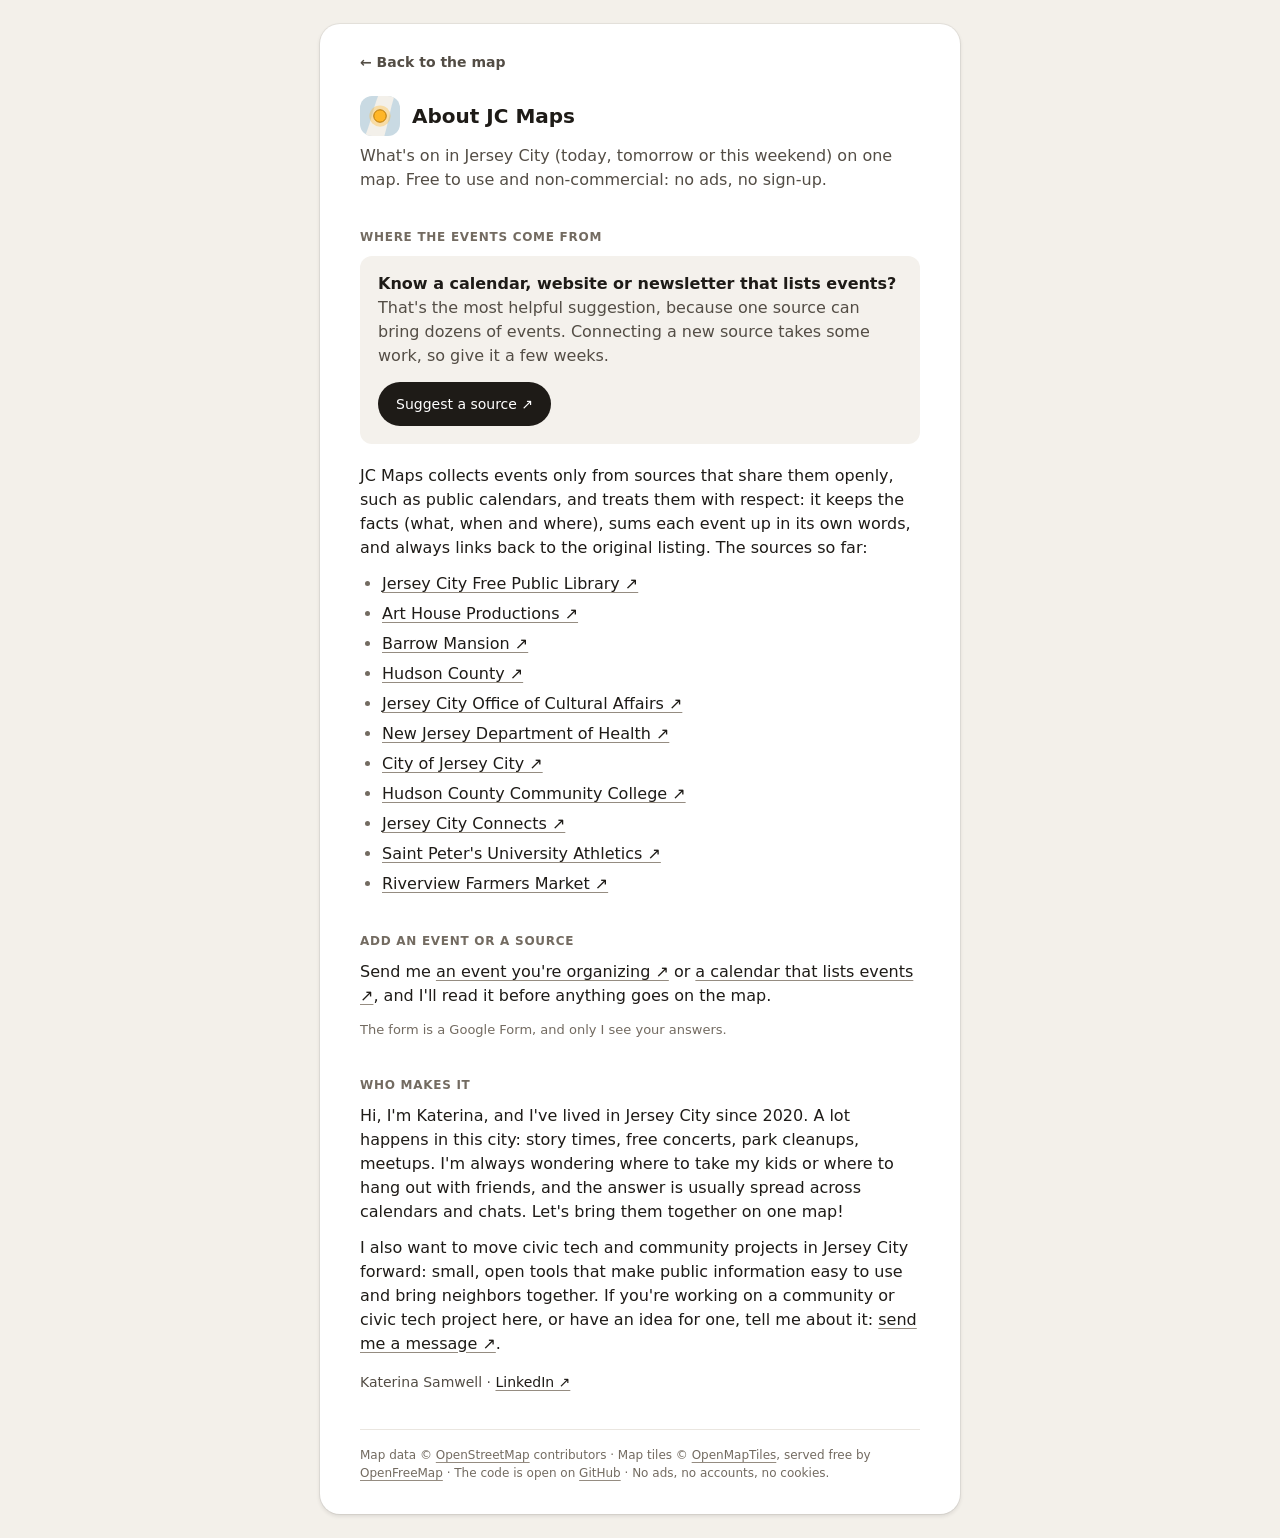
<file: site/about.html>
<!doctype html>
<html lang="en">
<head>
<meta charset="utf-8">
<meta name="viewport" content="width=device-width, initial-scale=1, viewport-fit=cover">
<title>About JC Maps</title>
<meta name="description" content="Who makes JC Maps, how it works, where its Jersey City events come from, and how to suggest an event or a source.">
<meta name="theme-color" content="#F3F0EA">
<link rel="manifest" href="manifest.webmanifest">
<link rel="icon" href="icon.svg" type="image/svg+xml">
<link rel="apple-touch-icon" href="icon.svg">
<link rel="stylesheet" href="tokens.css">
<style>
  /* Colors, radii, shadows and the font are the tokens in tokens.css (docs/design.md); nothing here names a color.
     A reading page: one column in the map page's type, with ink for its one button. */
  * { box-sizing: border-box; }
  html { background: var(--map-land); }
  body { margin: 0; color: var(--ink); font: 16px/1.5 var(--font); -webkit-font-smoothing: antialiased; -webkit-tap-highlight-color: transparent; }
  :focus-visible { outline: 2px solid var(--ink); outline-offset: 2px; }
  main { max-width: 640px; min-height: 100vh; margin: 0 auto; padding: max(8px, env(safe-area-inset-top)) 20px 32px; background: var(--surface); }
  .back { display: inline-flex; align-items: center; min-height: 44px; color: var(--ink-2); font-size: 14px; font-weight: 600; text-decoration: none; }
  .back:hover { color: var(--ink); }
  header { display: flex; align-items: center; gap: 12px; margin: 12px 0 8px; }
  header img { width: 40px; height: 40px; border-radius: var(--radius-md); }
  h1 { margin: 0; font-size: 20px; font-weight: 600; line-height: 1.3; }
  h2 { margin: 36px 0 10px; color: var(--ink-3); font-size: 12px; font-weight: 600; letter-spacing: .06em; text-transform: uppercase; }
  p { margin: 0 0 12px; }
  b { font-weight: 600; }
  .lead { color: var(--ink-2); }
  a { color: var(--ink); text-decoration: underline; text-decoration-color: var(--line-strong); text-underline-offset: 3px; }
  a:hover { text-decoration-color: currentColor; }
  .sources { margin: 0 0 12px; padding-left: 22px; }
  .sources li { margin: 0 0 6px; }
  .sources li::marker { color: var(--ink-3); }
  .sign { margin-top: 16px; color: var(--ink-2); font-size: 14px; font-weight: 500; }
  .panel { margin: 0 0 20px; padding: 16px 18px 18px; border-radius: var(--radius-md); background: var(--surface-2); color: var(--ink-2); }
  .panel p { margin: 0; }
  .panel b { color: var(--ink); }
  .button { display: inline-flex; align-items: center; height: 44px; margin-top: 14px; padding: 0 18px; border-radius: var(--radius-pill);
    background: var(--ink); color: var(--surface); font-size: 14px; font-weight: 500; text-decoration: none; }
  .small { color: var(--ink-3); font-size: 13px; }
  footer { margin-top: 36px; padding-top: 16px; border-top: 1px solid var(--line); color: var(--ink-3); font-size: 12px; }
  footer a { color: inherit; }
  @media (min-width: 700px) {
    main { min-height: 0; margin: 24px auto; padding: 16px 40px 32px; border-radius: var(--radius-lg); box-shadow: var(--shadow-float); }
  }
</style>
</head>
<body>
<main>
  <a class="back" id="back" href="./">← Back to the map</a>
  <header>
    <img src="icon.svg" alt="">
    <h1>About JC Maps</h1>
  </header>
  <p class="lead">What's on in Jersey City (today, tomorrow or this weekend) on one map. Free to use and non-commercial: no ads, no sign-up.</p>

  <h2>Where the events come from</h2>
  <div class="panel">
    <p><b>Know a calendar, website or newsletter that lists events?</b> That's the most helpful suggestion, because one
      source can bring dozens of events. Connecting a new source takes some work, so give it a few weeks.</p>
    <a class="button" href="https://docs.google.com/forms/d/e/1FAIpQLSev83XHCLFJqY4C67JepyEjCTY9HWF7nAWrn6r3MZzT7d_9WA/viewform?usp=pp_url&amp;entry.1476616944=A+calendar,+website+or+newsletter+with+events" target="_blank" rel="noopener">Suggest a source ↗</a>
  </div>
  <p>JC Maps collects events only from sources that share them openly, such as public calendars, and treats them with
    respect: it keeps the facts (what, when and where), sums each event up in its own words, and always links back to
    the original listing. The sources so far:</p>
  <ul class="sources">
    <li data-source="library"><a href="https://jclibrary.libcal.com/calendar" target="_blank" rel="noopener">Jersey City Free Public Library ↗</a></li>
    <li data-source="arthouse"><a href="https://www.arthouseproductions.org/collections/upcomingevents" target="_blank" rel="noopener">Art House Productions ↗</a></li>
    <li data-source="barrow"><a href="https://barrowmansion.org/events/" target="_blank" rel="noopener">Barrow Mansion ↗</a></li>
    <li data-source="county"><a href="https://www.hcnj.us/events/" target="_blank" rel="noopener">Hudson County ↗</a></li>
    <li data-source="culture"><a href="https://jerseycityculture.org/events/" target="_blank" rel="noopener">Jersey City Office of Cultural Affairs ↗</a></li>
    <li data-source="njdoh"><a href="https://www.nj.gov/health/community-calendar/" target="_blank" rel="noopener">New Jersey Department of Health ↗</a></li>
    <li data-source="city"><a href="https://www.jerseycitynj.gov/calendar" target="_blank" rel="noopener">City of Jersey City ↗</a></li>
    <li data-source="hccc"><a href="https://www.hccc.edu/calendar/" target="_blank" rel="noopener">Hudson County Community College ↗</a></li>
    <li data-source="connects"><a href="https://jerseycityconnects.com/events/" target="_blank" rel="noopener">Jersey City Connects ↗</a></li>
    <li data-source="spu_athletics"><a href="https://saintpeterspeacocks.com/calendar" target="_blank" rel="noopener">Saint Peter's University Athletics ↗</a></li>
    <li data-source="riverview"><a href="https://riverviewfarmersmarket.org/rfm-events/" target="_blank" rel="noopener">Riverview Farmers Market ↗</a></li>
  </ul>

  <h2>Add an event or a source</h2>
  <p>Send me <a href="https://docs.google.com/forms/d/e/1FAIpQLSev83XHCLFJqY4C67JepyEjCTY9HWF7nAWrn6r3MZzT7d_9WA/viewform?usp=pp_url&amp;entry.1476616944=An+event+I%27m+organizing" target="_blank" rel="noopener">an event you're organizing ↗</a> or
    <a href="https://docs.google.com/forms/d/e/1FAIpQLSev83XHCLFJqY4C67JepyEjCTY9HWF7nAWrn6r3MZzT7d_9WA/viewform?usp=pp_url&amp;entry.1476616944=A+calendar,+website+or+newsletter+with+events" target="_blank" rel="noopener">a calendar that lists events ↗</a>, and I'll read it before
    anything goes on the map.</p>
  <p class="small">The form is a Google Form, and only I see your answers.</p>

  <h2>Who makes it</h2>
  <p>Hi, I'm Katerina, and I've lived in Jersey City since 2020. A lot happens in this city: story times, free concerts,
    park cleanups, meetups. I'm always wondering where to take my kids or where to hang out with friends, and the answer
    is usually spread across calendars and chats. Let's bring them together on one map!</p>
  <p>I also want to move civic tech and community projects in Jersey City forward: small, open tools that make public
    information easy to use and bring neighbors together. If you're working on a community or civic tech project here,
    or have an idea for one, tell me about it:
    <a href="https://docs.google.com/forms/d/e/1FAIpQLSev83XHCLFJqY4C67JepyEjCTY9HWF7nAWrn6r3MZzT7d_9WA/viewform?usp=pp_url&amp;entry.1476616944=A+community+or+civic+tech+project" target="_blank" rel="noopener">send me a message ↗</a>.</p>
  <p class="sign">Katerina Samwell · <a href="https://www.linkedin.com/in/katerina-malakhova/" target="_blank" rel="noopener">LinkedIn ↗</a></p>

  <footer>
    Map data © <a href="https://www.openstreetmap.org/copyright" target="_blank" rel="noopener">OpenStreetMap</a> contributors ·
    Map tiles © <a href="https://openmaptiles.org/" target="_blank" rel="noopener">OpenMapTiles</a>, served free by
    <a href="https://openfreemap.org/" target="_blank" rel="noopener">OpenFreeMap</a> ·
    The code is open on <a href="https://github.com/taneta/jcmaps" target="_blank" rel="noopener">GitHub</a> ·
    No ads, no accounts, no cookies.
  </footer>
</main>
<script>
  // Coming from the map, "Back to the map" goes back, so the map keeps its filters; otherwise it opens the map.
  const back = document.getElementById("back");
  if (document.referrer.startsWith(location.origin)) back.addEventListener("click", (e) => { e.preventDefault(); history.back(); });
</script>
<script type="module" src="visits.js"></script>
</body>
</html>
</file>
<file: site/tokens.css>
/* Design tokens, loaded by every page: docs/design.md says what each is for. No color appears anywhere else. */
:root {
  color-scheme: light; /* light even on a dark system: dark maps are hard to read */
  --surface: #FFFFFF; --surface-2: #F4F1EC;
  --ink: #1E1B17; --ink-2: #534D45; --ink-3: #736B61;
  --line: #EAE6E0; --line-strong: #958C81;
  --accent: #FFB627; --accent-edge: #B27200; --accent-tint: #FFF3D6; --on-accent: #1E1B17;
  --free-bg: #E3F0DA; --free-text: #2D6526;
  --kids-bg: #EDE7FA; --kids-text: #5A3DA6;
  --map-land: #F3F0EA; --map-water: #C9DAE3; --map-park: #DDE6D2; --map-building: #E8E3DA;
  --shadow-float: 0 0 0 1px rgb(30 27 23 / .06), 0 2px 4px rgb(30 27 23 / .12);
  --shadow-sheet: 0 0 0 1px var(--line), 0 -4px 24px rgb(30 27 23 / .10);
  --radius-md: 12px; --radius-lg: 20px; --radius-pill: 999px;
  --font: system-ui, -apple-system, "Segoe UI", Roboto, "Helvetica Neue", sans-serif;
}
</file>
